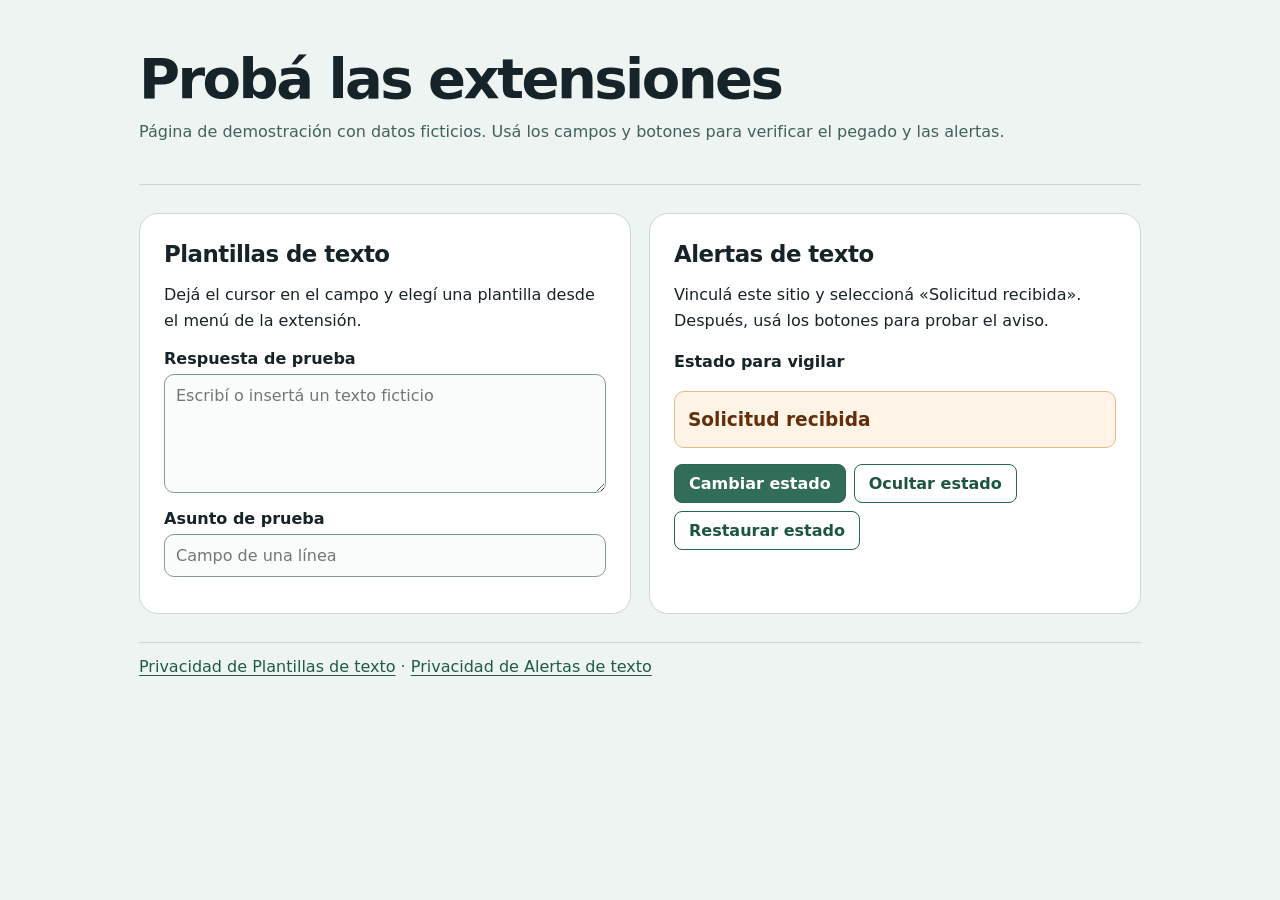
<file: index.html>
<!doctype html>
<html lang="es">
<head>
  <meta charset="utf-8">
  <meta name="viewport" content="width=device-width, initial-scale=1">
  <title>Demostración de las extensiones</title>
  <link rel="stylesheet" href="estilos.css">
</head>
<body class="">
<main>
  <header>
    <h1>Probá las extensiones</h1>
    <p class="muted">Página de demostración con datos ficticios. Usá los campos y botones para verificar el pegado y las alertas.</p>
  </header>
  <div class="grid">
    <section aria-labelledby="plantillas">
      <h2 id="plantillas">Plantillas de texto</h2>
      <p>Dejá el cursor en el campo y elegí una plantilla desde el menú de la extensión.</p>
      <label for="respuesta">Respuesta de prueba</label>
      <textarea id="respuesta" rows="5" placeholder="Escribí o insertá un texto ficticio"></textarea>
      <label for="asunto">Asunto de prueba</label>
      <input id="asunto" type="text" autocomplete="off" placeholder="Campo de una línea">
    </section>
    <section aria-labelledby="alertas">
      <h2 id="alertas">Alertas de texto</h2>
      <p>Vinculá este sitio y seleccioná «Solicitud recibida». Después, usá los botones para probar el aviso.</p>
      <p><strong>Estado para vigilar</strong></p>
      <p id="estado-prueba" class="status">Solicitud recibida</p>
      <div class="row">
        <button id="cambiar" type="button">Cambiar estado</button>
        <button id="ocultar" type="button" class="secondary">Ocultar estado</button>
        <button id="restaurar" type="button" class="secondary">Restaurar estado</button>
      </div>
    </section>
  </div>
  <footer>
    <a href="politica-plantillas.html">Privacidad de Plantillas de texto</a> ·
    <a href="politica-alertas.html">Privacidad de Alertas de texto</a>
  </footer>
</main>
<script src="demo.js" defer></script>
</body>
</html>
</file>
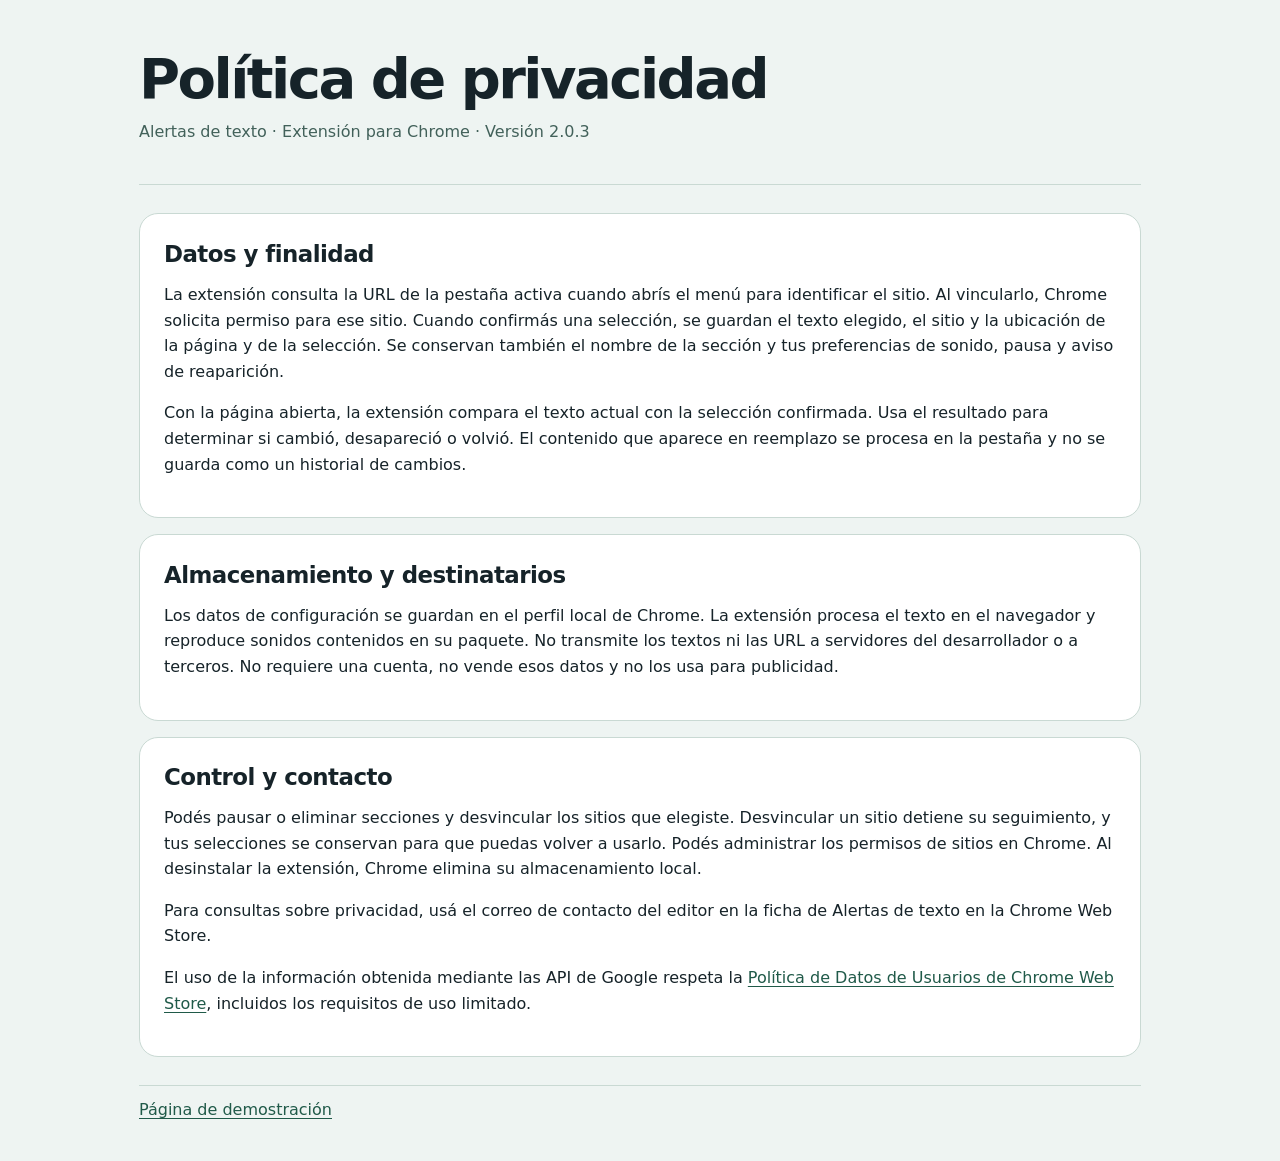
<file: politica-alertas.html>
<!doctype html>
<html lang="es">
<head>
  <meta charset="utf-8">
  <meta name="viewport" content="width=device-width, initial-scale=1">
  <title>Política de privacidad | Alertas de texto</title>
  <link rel="stylesheet" href="estilos.css">
</head>
<body class="policy">
<main>
  <header>
    <h1>Política de privacidad</h1>
    <p class="muted">Alertas de texto · Extensión para Chrome · Versión 2.0.3</p>
  </header>
  <section>
    <h2>Datos y finalidad</h2>
    <p>La extensión consulta la URL de la pestaña activa cuando abrís el menú para identificar el sitio. Al vincularlo, Chrome solicita permiso para ese sitio. Cuando confirmás una selección, se guardan el texto elegido, el sitio y la ubicación de la página y de la selección. Se conservan también el nombre de la sección y tus preferencias de sonido, pausa y aviso de reaparición.</p>
    <p>Con la página abierta, la extensión compara el texto actual con la selección confirmada. Usa el resultado para determinar si cambió, desapareció o volvió. El contenido que aparece en reemplazo se procesa en la pestaña y no se guarda como un historial de cambios.</p>
  </section>
  <section>
    <h2>Almacenamiento y destinatarios</h2>
    <p>Los datos de configuración se guardan en el perfil local de Chrome. La extensión procesa el texto en el navegador y reproduce sonidos contenidos en su paquete. No transmite los textos ni las URL a servidores del desarrollador o a terceros. No requiere una cuenta, no vende esos datos y no los usa para publicidad.</p>
  </section>
  <section>
    <h2>Control y contacto</h2>
    <p>Podés pausar o eliminar secciones y desvincular los sitios que elegiste. Desvincular un sitio detiene su seguimiento, y tus selecciones se conservan para que puedas volver a usarlo. Podés administrar los permisos de sitios en Chrome. Al desinstalar la extensión, Chrome elimina su almacenamiento local.</p>
    <p>Para consultas sobre privacidad, usá el correo de contacto del editor en la ficha de Alertas de texto en la Chrome Web Store.</p>
    <p>El uso de la información obtenida mediante las API de Google respeta la <a href="https://developer.chrome.com/docs/webstore/program-policies/policies#limited-use">Política de Datos de Usuarios de Chrome Web Store</a>, incluidos los requisitos de uso limitado.</p>
  </section>
  <footer><a href="index.html">Página de demostración</a></footer>
</main>
</body>
</html>
</file>
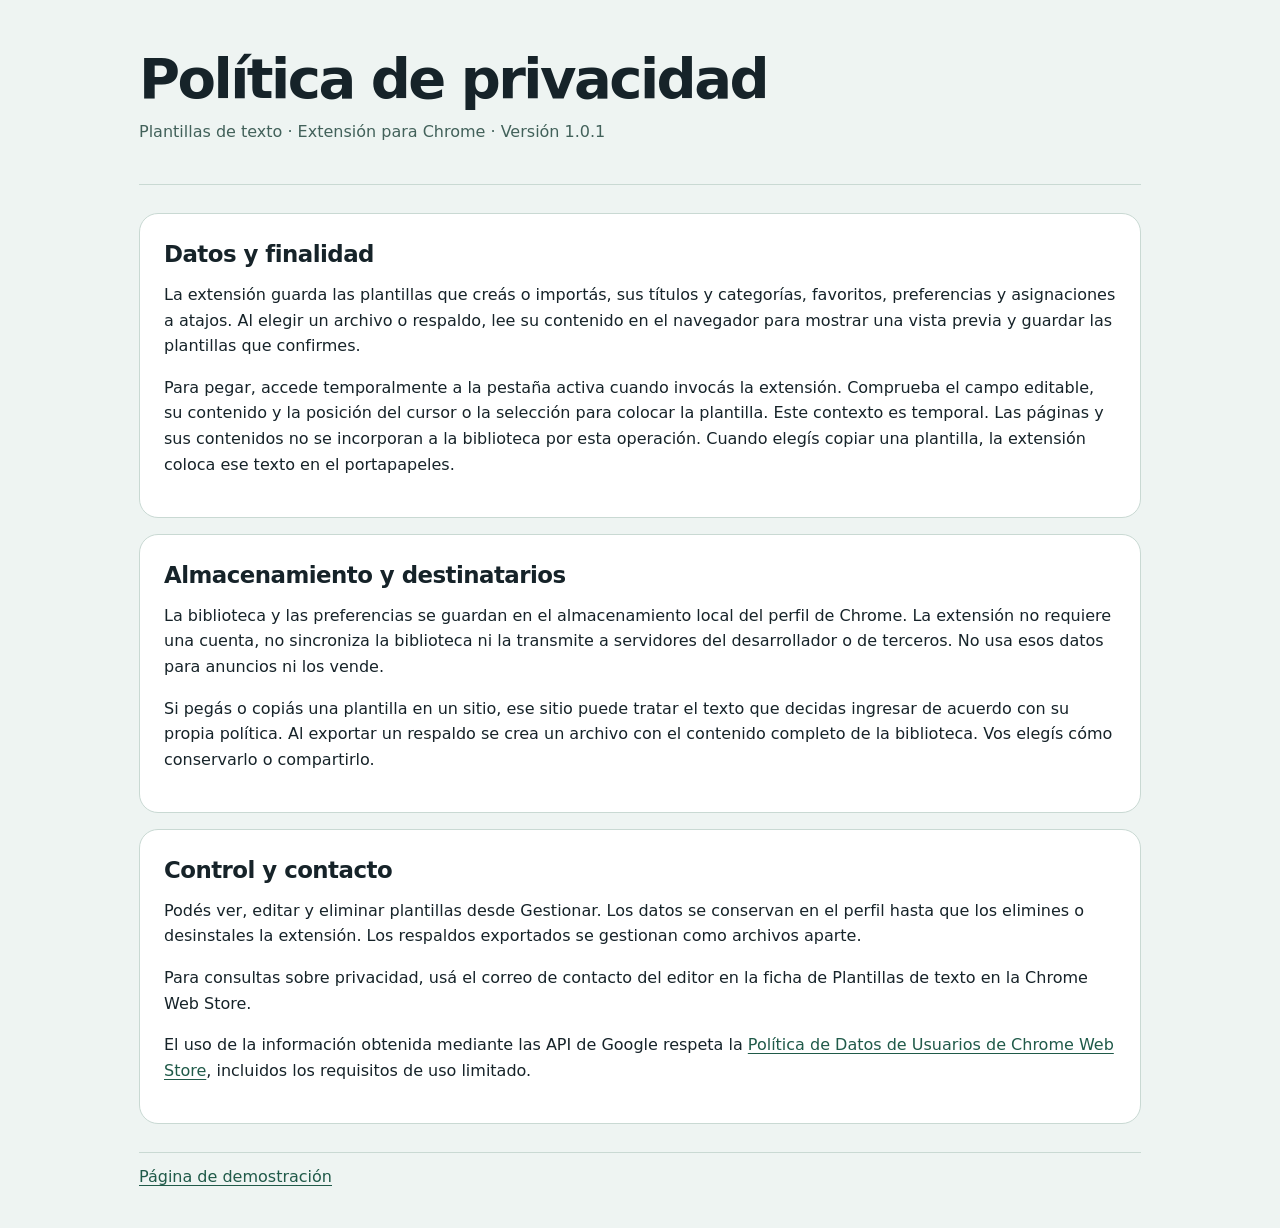
<file: politica-plantillas.html>
<!doctype html>
<html lang="es">
<head>
  <meta charset="utf-8">
  <meta name="viewport" content="width=device-width, initial-scale=1">
  <title>Política de privacidad | Plantillas de texto</title>
  <link rel="stylesheet" href="estilos.css">
</head>
<body class="policy">
<main>
  <header>
    <h1>Política de privacidad</h1>
    <p class="muted">Plantillas de texto · Extensión para Chrome · Versión 1.0.1</p>
  </header>
  <section>
    <h2>Datos y finalidad</h2>
    <p>La extensión guarda las plantillas que creás o importás, sus títulos y categorías, favoritos, preferencias y asignaciones a atajos. Al elegir un archivo o respaldo, lee su contenido en el navegador para mostrar una vista previa y guardar las plantillas que confirmes.</p>
    <p>Para pegar, accede temporalmente a la pestaña activa cuando invocás la extensión. Comprueba el campo editable, su contenido y la posición del cursor o la selección para colocar la plantilla. Este contexto es temporal. Las páginas y sus contenidos no se incorporan a la biblioteca por esta operación. Cuando elegís copiar una plantilla, la extensión coloca ese texto en el portapapeles.</p>
  </section>
  <section>
    <h2>Almacenamiento y destinatarios</h2>
    <p>La biblioteca y las preferencias se guardan en el almacenamiento local del perfil de Chrome. La extensión no requiere una cuenta, no sincroniza la biblioteca ni la transmite a servidores del desarrollador o de terceros. No usa esos datos para anuncios ni los vende.</p>
    <p>Si pegás o copiás una plantilla en un sitio, ese sitio puede tratar el texto que decidas ingresar de acuerdo con su propia política. Al exportar un respaldo se crea un archivo con el contenido completo de la biblioteca. Vos elegís cómo conservarlo o compartirlo.</p>
  </section>
  <section>
    <h2>Control y contacto</h2>
    <p>Podés ver, editar y eliminar plantillas desde Gestionar. Los datos se conservan en el perfil hasta que los elimines o desinstales la extensión. Los respaldos exportados se gestionan como archivos aparte.</p>
    <p>Para consultas sobre privacidad, usá el correo de contacto del editor en la ficha de Plantillas de texto en la Chrome Web Store.</p>
    <p>El uso de la información obtenida mediante las API de Google respeta la <a href="https://developer.chrome.com/docs/webstore/program-policies/policies#limited-use">Política de Datos de Usuarios de Chrome Web Store</a>, incluidos los requisitos de uso limitado.</p>
  </section>
  <footer><a href="index.html">Página de demostración</a></footer>
</main>
</body>
</html>
</file>
<file: estilos.css>
:root{font-family:system-ui,-apple-system,"Segoe UI",sans-serif;color:#162329;background:#eef4f2;font-synthesis:none}
*{box-sizing:border-box}body{margin:0}main{max-width:1050px;margin:0 auto;padding:50px 24px 42px}
header{border-bottom:1px solid #c9d9d3;padding-bottom:24px;margin-bottom:28px}
h1{letter-spacing:-.045em;font-size:clamp(2rem,5vw,3.5rem);margin:0 0 10px;line-height:1.05}
h2{font-size:1.43rem;letter-spacing:-.023em;margin:.12em 0 .65em}
p,li{line-height:1.6}p{margin:0 0 16px}.muted{color:#42615a}
section{background:#fff;border:1px solid #c9d9d3;border-radius:19px;padding:24px}
.policy section{margin-bottom:16px}.grid{display:grid;grid-template-columns:1fr 1fr;gap:18px}
textarea,input,button{font:inherit}textarea,input{width:100%;border:1px solid #819e94;border-radius:10px;color:#162329;background:#f9fcfb;padding:11px;margin:6px 0 12px}
label{display:block;font-weight:600}button{border:1px solid #246752;border-radius:8px;background:#326d5a;color:white;font-weight:650;padding:9px 14px;cursor:pointer}
button.secondary{color:#1d5545;background:#fff}button:focus-visible,a:focus-visible,textarea:focus-visible,input:focus-visible{outline:3px solid #b35c18;outline-offset:3px}
.row{display:flex;gap:8px;flex-wrap:wrap}.status{font-size:1.16rem;background:#fff4e5;border:1px solid #e1bd87;border-radius:10px;padding:13px;color:#632e0b;font-weight:650}
footer{border-top:1px solid #c9d9d3;margin-top:28px;padding-top:14px;color:#42615a}
a{color:#205a49;text-underline-offset:3px}
@media(max-width:750px){main{padding:32px 15px}.grid{grid-template-columns:1fr}section{padding:18px}}
</file>
